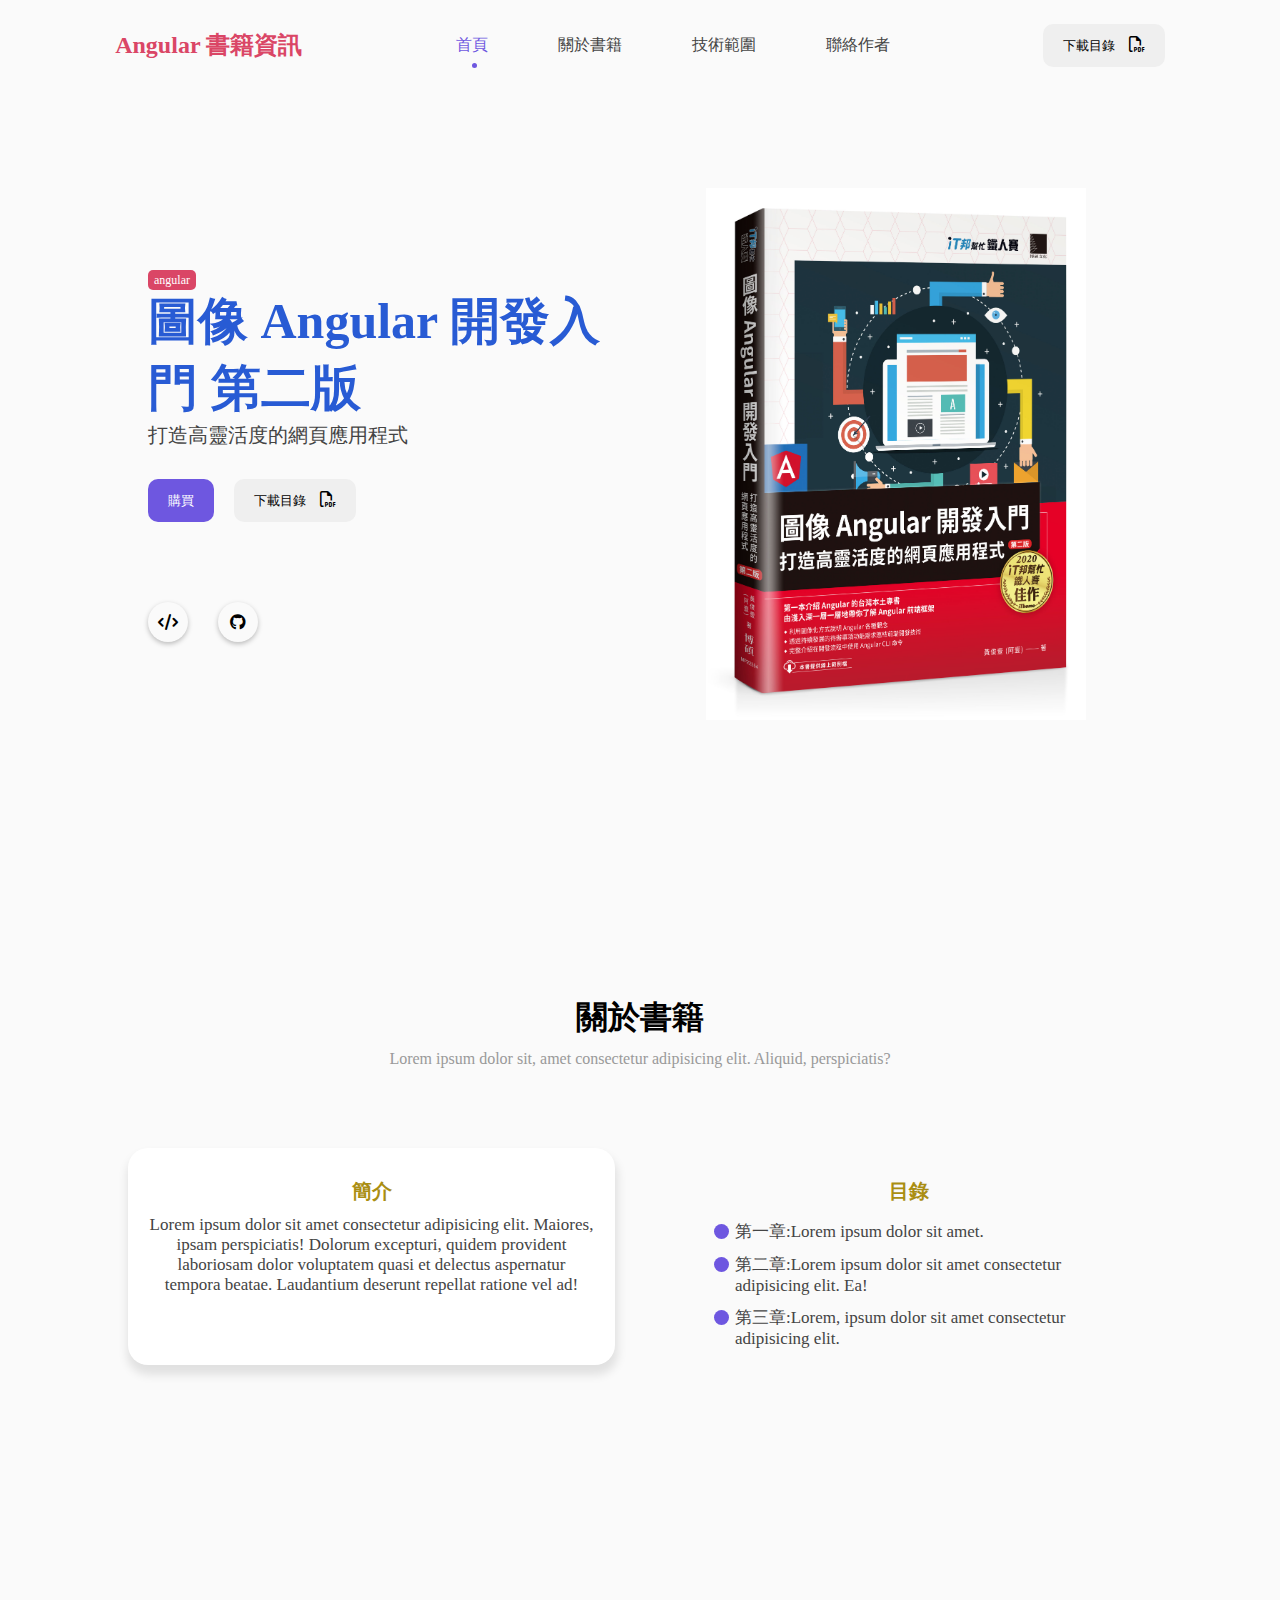
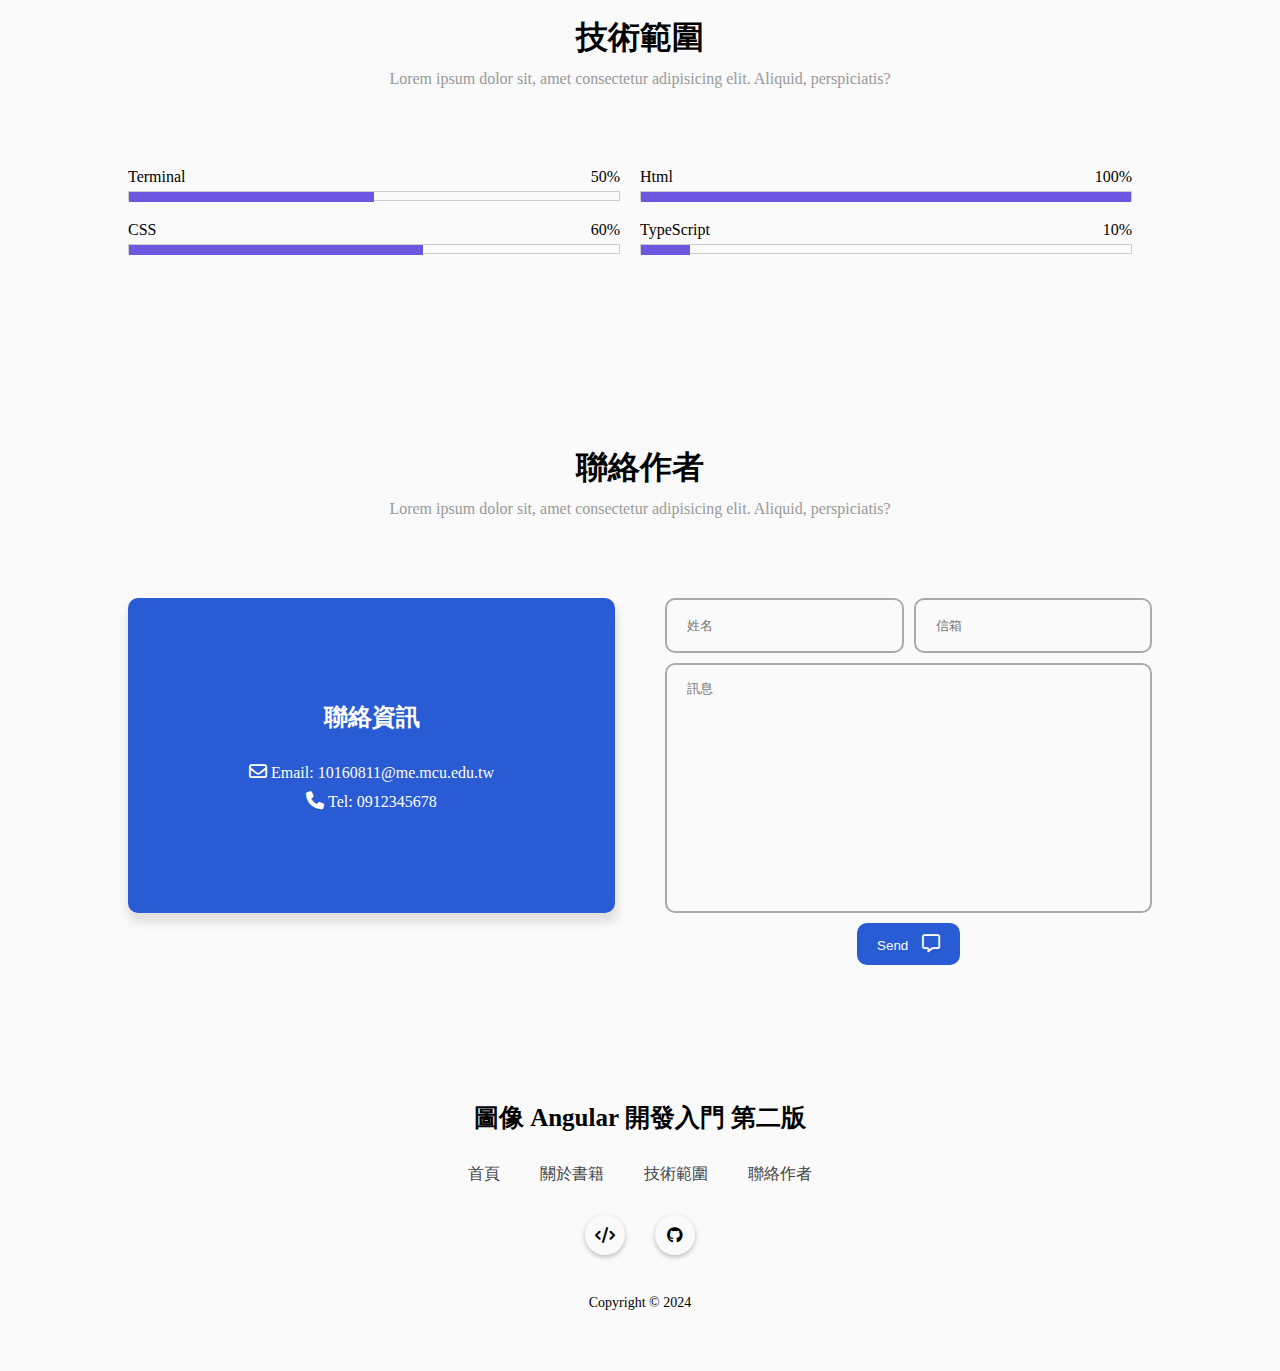
<file: src/index.html>
<!DOCTYPE html>
<html lang="en">
  <head>
    <meta charset="UTF-8" />
    <meta name="viewport" content="width=device-width, initial-scale=1.0" />
    <link rel="stylesheet" href="./style.min.css" />
    <link rel="stylesheet" href="https://cdnjs.cloudflare.com/ajax/libs/font-awesome/6.6.0/css/all.min.css" />
    <title>Angular 書籍資訊</title>
  </head>
  <body>
    <div class="container">
      <nav id="header">
        <div class="nav-logo">Angular 書籍資訊</div>
        <ul class="nav-menu">
          <li class="nav-item">
            <a href="#home" class="nav-link active-link">首頁</a>
          </li>
          <li class="nav-item">
            <a href="#book" class="nav-link">關於書籍</a>
          </li>
          <li class="nav-item">
            <a href="#skill" class="nav-link">技術範圍</a>
          </li>
          <li class="nav-item">
            <a href="#contact" class="nav-link">聯絡作者</a>
          </li>
        </ul>
        <div>
          <button type="button" class="btn">下載目錄 <i class="fa-regular fa-file-pdf"></i></button>
        </div>
      </nav>
      <main class="wrapper">
        <section id="home" class="home-box">
          <div class="home-text">
            <div class="tag"><span>angular</span></div>
            <div class="name">圖像 Angular 開發入門 第二版</div>
            <div class="subtitle">打造高靈活度的網頁應用程式</div>
            <div class="text-btn">
              <button type="button" class="btn blue-btn">購買</button>
              <button type="button" class="btn">下載目錄 <i class="fa-regular fa-file-pdf"></i></button>
            </div>
            <div class="icons">
              <div class="icon"><i class="fa-solid fa-code"></i></div>
              <div class="icon"><i class="fa-brands fa-github"></i></div>
            </div>
          </div>
          <div class="home-image">
            <div class="image">
              <img src="./assets/images/angular.jpg" alt="angular" />
            </div>
          </div>
        </section>
        <section id="book" class="section">
          <div class="top-header">
            <h1>關於書籍</h1>
            <span>Lorem ipsum dolor sit, amet consectetur adipisicing elit. Aliquid, perspiciatis?</span>
          </div>
          <div class="about-container">
            <div class="introduce">
              <div class="card">
                <h3>簡介</h3>
                <div>
                  Lorem ipsum dolor sit amet consectetur adipisicing elit. Maiores, ipsam perspiciatis! Dolorum excepturi, quidem provident
                  laboriosam dolor voluptatem quasi et delectus aspernatur tempora beatae. Laudantium deserunt repellat ratione vel ad!
                </div>
              </div>
            </div>
            <div class="contents">
              <div class="list">
                <h3>目錄</h3>
                <div class="item">第一章:Lorem ipsum dolor sit amet.</div>
                <div class="item">第二章:Lorem ipsum dolor sit amet consectetur adipisicing elit. Ea!</div>
                <div class="item">第三章:Lorem, ipsum dolor sit amet consectetur adipisicing elit.</div>
              </div>
            </div>
          </div>
        </section>
        <section id="skill" class="section">
          <div class="top-header">
            <h1>技術範圍</h1>
            <span>Lorem ipsum dolor sit, amet consectetur adipisicing elit. Aliquid, perspiciatis?</span>
          </div>
          <div class="skill-container">
            <div class="skill-item">
              <span class="skill">
                <span>Terminal</span>
                <span>50%</span>
              </span>
              <div class="progress-bar-wrap">
                <div class="progress-bar" style="width: 50%"></div>
              </div>
            </div>
            <div class="skill-item">
              <span class="skill">
                <span>Html</span>
                <span>100%</span>
              </span>
              <div class="progress-bar-wrap">
                <div class="progress-bar" style="width: 100%"></div>
              </div>
            </div>
            <div class="skill-item">
              <span class="skill">
                <span>CSS</span>
                <span>60%</span>
              </span>
              <div class="progress-bar-wrap">
                <div class="progress-bar" style="width: 60%"></div>
              </div>
            </div>
            <div class="skill-item">
              <span class="skill">
                <span>TypeScript</span>
                <span>10%</span>
              </span>
              <div class="progress-bar-wrap">
                <div class="progress-bar" style="width: 10%"></div>
              </div>
            </div>
          </div>
        </section>
        <section id="contact" class="section">
          <div class="top-header">
            <h1>聯絡作者</h1>
            <span>Lorem ipsum dolor sit, amet consectetur adipisicing elit. Aliquid, perspiciatis?</span>
          </div>
          <div class="contact-container">
            <div class="info">
              <div class="contact-info">
                <h2>聯絡資訊</h2>
                <div><i class="fa-regular fa-envelope"></i> Email: 10160811@me.mcu.edu.tw</div>
                <div><i class="fa-solid fa-phone"></i> Tel: 0912345678</div>
              </div>
            </div>
            <div class="form">
              <input type="text" placeholder="姓名" />
              <input type="email" placeholder="信箱" />
              <textarea placeholder="訊息"></textarea>
              <button type="button" class="btn">Send <i class="fa-regular fa-message"></i></button>
            </div>
          </div>
        </section>
      </main>
      <footer>
        <div class="top-footer">圖像 Angular 開發入門 第二版</div>
        <ul class="footer-menu">
          <li class="menu-item">
            <a href="#home">首頁</a>
          </li>
          <li class="menu-item">
            <a href="#book">關於書籍</a>
          </li>
          <li class="menu-item">
            <a href="#skill">技術範圍</a>
          </li>
          <li class="menu-item">
            <a href="#contact">聯絡作者</a>
          </li>
        </ul>
        <div class="footer-icons">
          <div class="icon"><i class="fa-solid fa-code"></i></div>
          <div class="icon"><i class="fa-brands fa-github"></i></div>
        </div>
        <div class="bottom-footer">Copyright &copy; 2024</div>
      </footer>
    </div>
    <script src="./main.js"></script>
  </body>
</html>
</file>
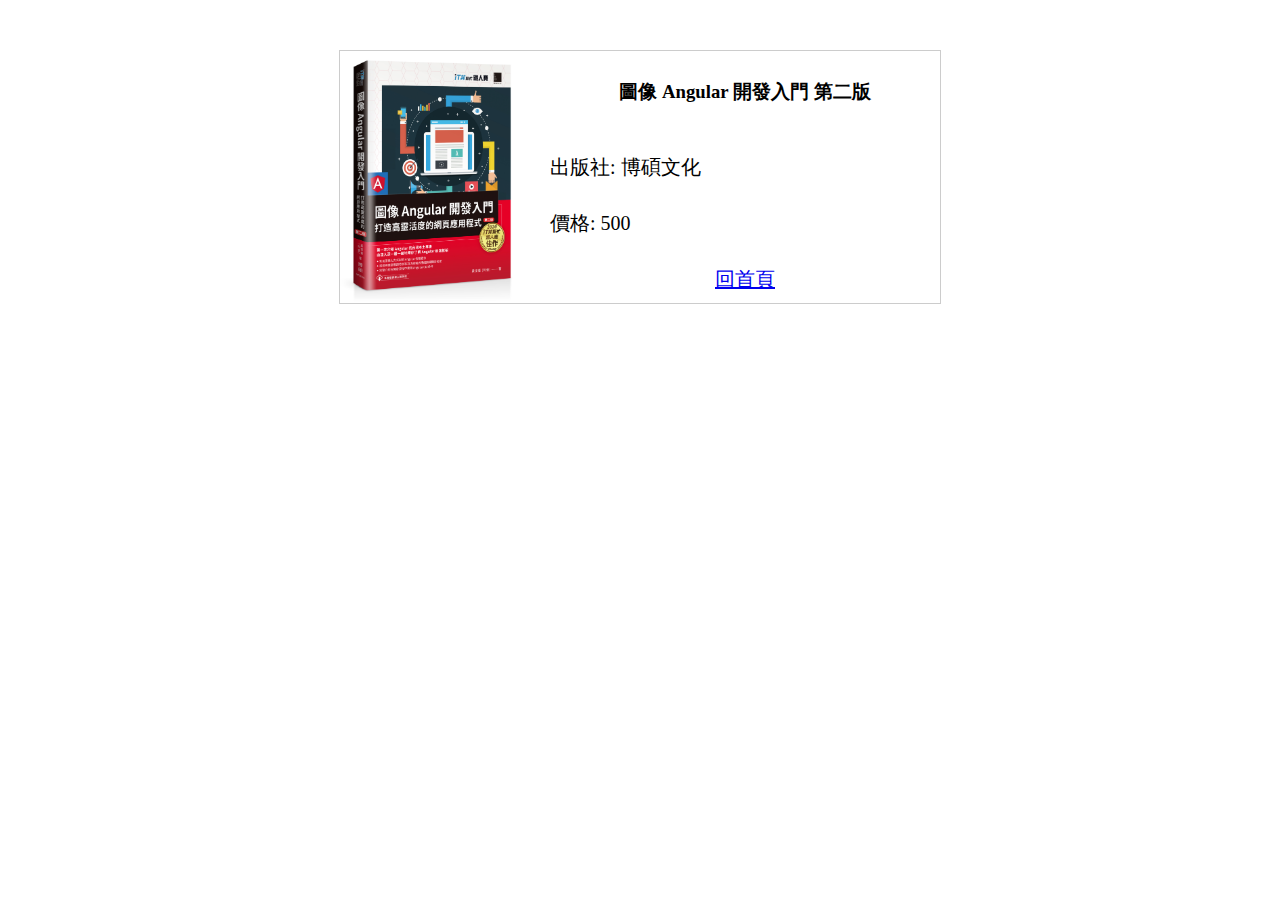
<file: src/angular.html>
<!DOCTYPE html>
<html lang="en">
  <head>
    <meta charset="UTF-8" />
    <meta name="viewport" content="width=device-width, initial-scale=1.0" />
    <title>圖像 Angular 開發入門 第二版</title>
    <link rel="stylesheet" href="./angular.min.css" />
  </head>
  <body>
    <section class="container">
      <img src="./assets/images/angular.jpg" alt="angular" width="180" />
      <h3>圖像 Angular 開發入門 第二版</h3>
      <div class="column">
        <label>出版社:</label>
        <span>博碩文化</span>
      </div>
      <div class="column">
        <label>價格:</label>
        <span>500</span>
      </div>
      <div class="toolbar">
        <a href="./index.html">回首頁</a>
      </div>
    </section>
  </body>
</html>
</file>
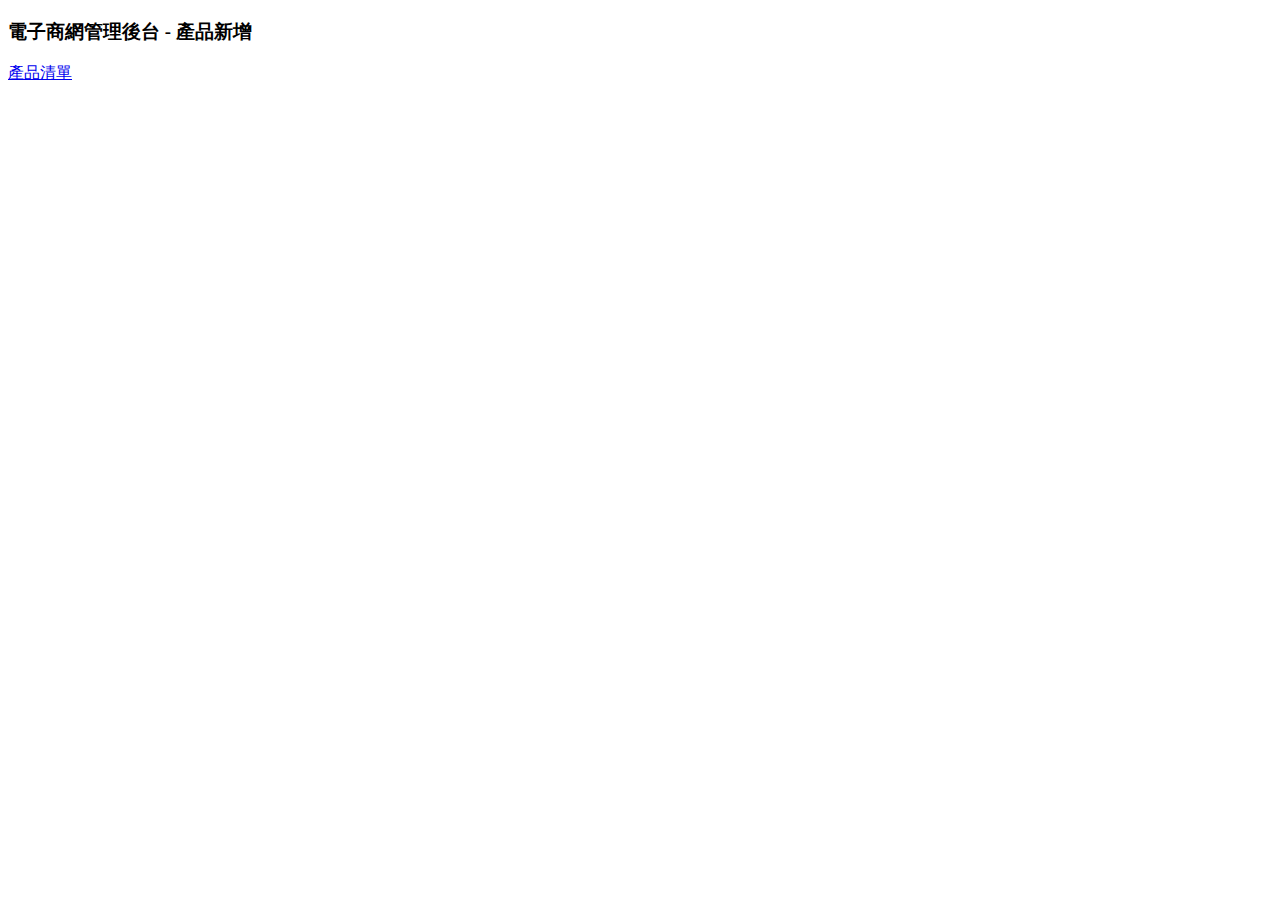
<file: src/form.html>
<!DOCTYPE html>
<html lang="en">
  <head>
    <meta charset="UTF-8" />
    <meta name="viewport" content="width=device-width, initial-scale=1.0" />
    <title>電子商網管理後台</title>
  </head>
  <body>
    <header>
      <h3>電子商網管理後台 - 產品新增</h3>
    </header>
    <nav>
      <a href="./index.html">產品清單</a>
    </nav>
  </body>
</html>
</file>
<file: src/style.min.css>
nav{background-color:var(--body-color);position:fixed;width:100%;height:90px;line-height:90px;padding-inline:9vw;display:flex;justify-content:space-between;z-index:10}nav .nav-logo{font-size:24px;font-weight:600;color:var(--logo-color)}nav ul{display:flex;list-style:none}nav ul .nav-link{text-decoration:none;color:var(--text-color);font-weight:500;padding-inline:15px;margin-inline:20px}nav ul .active-link{position:relative;color:var(--first-color)}nav ul .active-link::after{position:absolute;content:"";width:5px;height:5px;background-color:var(--first-color);left:50%;bottom:-15px;border-radius:50%}.btn{font-weight:500;padding:12px 20px;background-color:#efefef;border:none;border-radius:10px;cursor:pointer}.btn:hover{background-color:var(--second-color);color:var(--white-color)}.btn>i{margin-left:10px}.home-text{padding-left:20px;min-height:80vh;width:50%;display:flex;flex-direction:column;justify-content:center}.home-text .tag>span{background-color:var(--logo-color);color:var(--white-color);padding:3px 6px;font-size:12px;border-radius:5px}.home-text .name{font-size:50px;font-weight:600;color:var(--third-color)}.home-text .subtitle{font-size:20px;margin-bottom:30px;color:var(--text-color)}.home-text .text-btn{display:flex;gap:20px}.home-text .text-btn>.blue-btn{background-color:var(--first-color);color:var(--white-color)}.home-text .text-btn>.blue-btn:hover{background-color:var(--first-color-hover)}.home-text .icons{display:flex;margin-top:5em;gap:30px}.home-image{display:flex;justify-content:right;align-items:center;width:50%;min-height:80vh}.home-image .image{width:380px;margin:0 auto;overflow:hidden}.home-image .image img{width:380px}.about-container{display:flex;justify-content:space-between;width:100%;gap:50px}.about-container .introduce,.about-container .contents{width:50%}.about-container h3{margin-bottom:10px;font-size:20px;font-weight:600;color:var(--second-color)}.about-container .card{display:flex;align-items:center;flex-direction:column;padding:30px 20px 70px;width:100%;background-color:var(--white-color);border-radius:20px;box-shadow:1px 8px 10px 2px var(--first-shadow-color)}.about-container .card div{text-align:center;font-size:17px;color:var(--text-color)}.about-container .list{display:flex;flex-direction:column;padding:30px 65px 70px;width:100%}.about-container .list h3{text-align:center}.about-container .list .item{font-size:17px;padding:5px;color:var(--text-color);position:relative}.about-container .list .item::before{box-sizing:border-box;content:"";position:absolute;top:9px;left:-16px;width:15px;height:15px;border-radius:50px;background-color:var(--first-color)}.skill-container{display:flex;width:100%;gap:20px;flex-wrap:wrap}.skill-container .skill-item{flex-basis:calc(50% - 20px);display:flex;flex-direction:column;gap:5px}.skill-container .skill-item .skill{display:flex;justify-content:space-between;align-items:center}.skill-container .skill-item .progress-bar-wrap{height:10px;border:1px solid #ccc}.skill-container .skill-item .progress-bar-wrap .progress-bar{height:10px;background-color:var(--first-color)}.contact-container{display:flex;justify-content:space-between;width:100%;gap:50px}.contact-container .info,.contact-container .form{width:50%}.contact-container .contact-info{display:flex;flex-direction:column;justify-content:center;align-items:center;padding:20px 30px;width:100%;height:315px;background-color:var(--third-color);color:var(--white-color);border-radius:10px;gap:10px;box-shadow:1px 8px 10px 2px var(--first-shadow-color)}.contact-container .contact-info>h2{margin-bottom:20px}.contact-container .contact-info i{font-size:18px}.contact-container .form{display:grid;grid-template-columns:repeat(2, 1fr);grid-template-rows:55px 250px 1fr;gap:10px}.contact-container .form input,.contact-container .form textarea{background:rgba(0,0,0,0);border:2px solid #aaa;border-radius:10px;padding:15px 20px;outline:none}.contact-container .form input{padding:15px 20px}.contact-container .form textarea{grid-column:1/3;resize:none}.contact-container .form .btn{margin:0 auto;grid-column:1/3;background-color:var(--third-color);color:var(--white-color)}.contact-container .form .btn i{font-size:18px}footer{display:flex;justify-content:center;align-items:center;flex-direction:column;row-gap:30px;padding-block:40px 60px}footer .top-footer{font-size:25px;font-weight:600}footer .footer-menu{display:flex}footer .footer-menu .menu-item{list-style:none}footer .footer-menu .menu-item a{text-decoration:none;color:var(--text-color);font-weight:500;margin-inline:20px}footer .footer-icons{display:flex;gap:30px}footer .bottom-footer{font-size:14px;margin-top:10px}:root{--body-color: rgb(250, 250, 250);--logo-color: rgb(218, 70, 102);--white-color: rgb(255, 255, 255);--text-color: rgb(68, 68, 68);--first-color: rgb(110, 87, 224);--first-color-hover: rgb(40, 91, 212);--first-shadow-color: rgb(0, 0, 0, 0.1);--second-color: rgb(170, 142, 18);--third-color: rgb(40, 91, 212)}html{scroll-behavior:smooth}body{background-color:var(--body-color)}body .container{width:100%}*{margin:0;padding:0;box-sizing:border-box}.wrapper{padding-inline:10vw}.wrapper .home-box{display:flex;padding-block:6em;height:100vh;min-height:700px}.wrapper .section{padding-block:6em}.wrapper .section .top-header{text-align:center;margin-bottom:5em}.wrapper .section .top-header h1{font-weight:600;margin-bottom:10px}.wrapper .section .top-header span{color:#999}i{font-size:16px}.icon{display:flex;justify-content:center;align-items:center;width:40px;height:40px;border-radius:50%;box-shadow:0px 2px 5px 0px rgba(0,0,0,.25);cursor:pointer}/*# sourceMappingURL=style.min.css.map */
</file>
<file: src/angular.min.css>
section.container{margin:0 auto;margin-top:50px;width:600px;border:solid 1px #ccc;display:grid;grid-template-columns:200px 1fr;gap:10px}section img{grid-row:1/5}section h3,section div.toolbar{text-align:center;align-self:center}section div.column{font-size:20px;align-self:center}section a{font-size:20px}section a:active,section a:hover,section a:focus{color:#000;text-decoration:none}/*# sourceMappingURL=angular.min.css.map */
</file>
